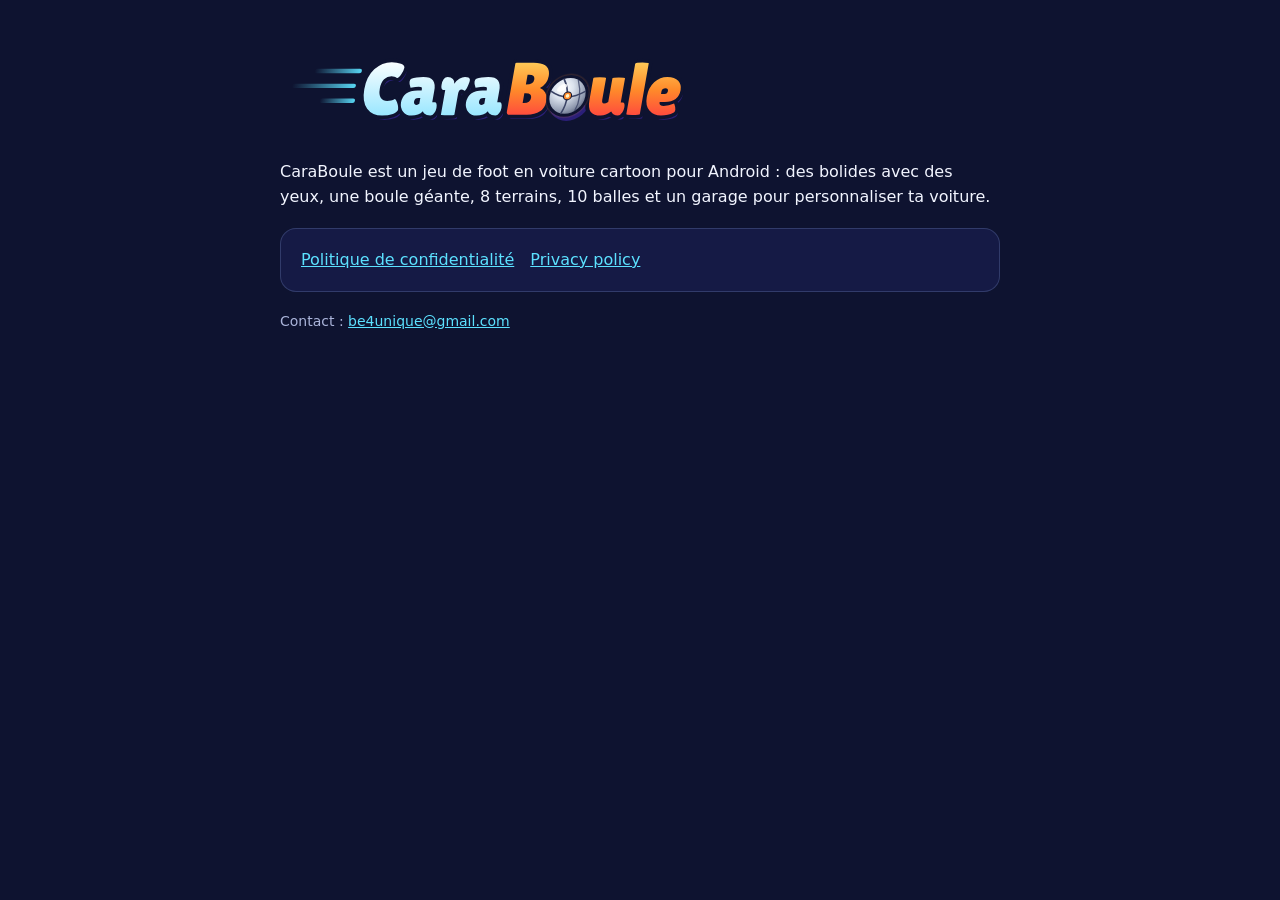
<file: index.html>
<!DOCTYPE html>
<html lang="fr">
<head>
<meta charset="utf-8"><meta name="viewport" content="width=device-width, initial-scale=1">
<title>CaraBoule – foot en voiture cartoon</title>
<link rel="icon" href="icone.png"><link rel="stylesheet" href="style.css">
</head>
<body><main>
<img class="logo" src="logo.svg" alt="CaraBoule">
<p>CaraBoule est un jeu de foot en voiture cartoon pour Android : des bolides avec des yeux, une boule géante, 8 terrains, 10 balles et un garage pour personnaliser ta voiture.</p>
<div class="card">
<nav><a href="confidentialite.html">Politique de confidentialité</a><a href="confidentialite.html#en">Privacy policy</a></nav>
</div>
<p class="muted">Contact : <a href="mailto:be4unique@gmail.com">be4unique@gmail.com</a></p>
</main></body></html>
</file>
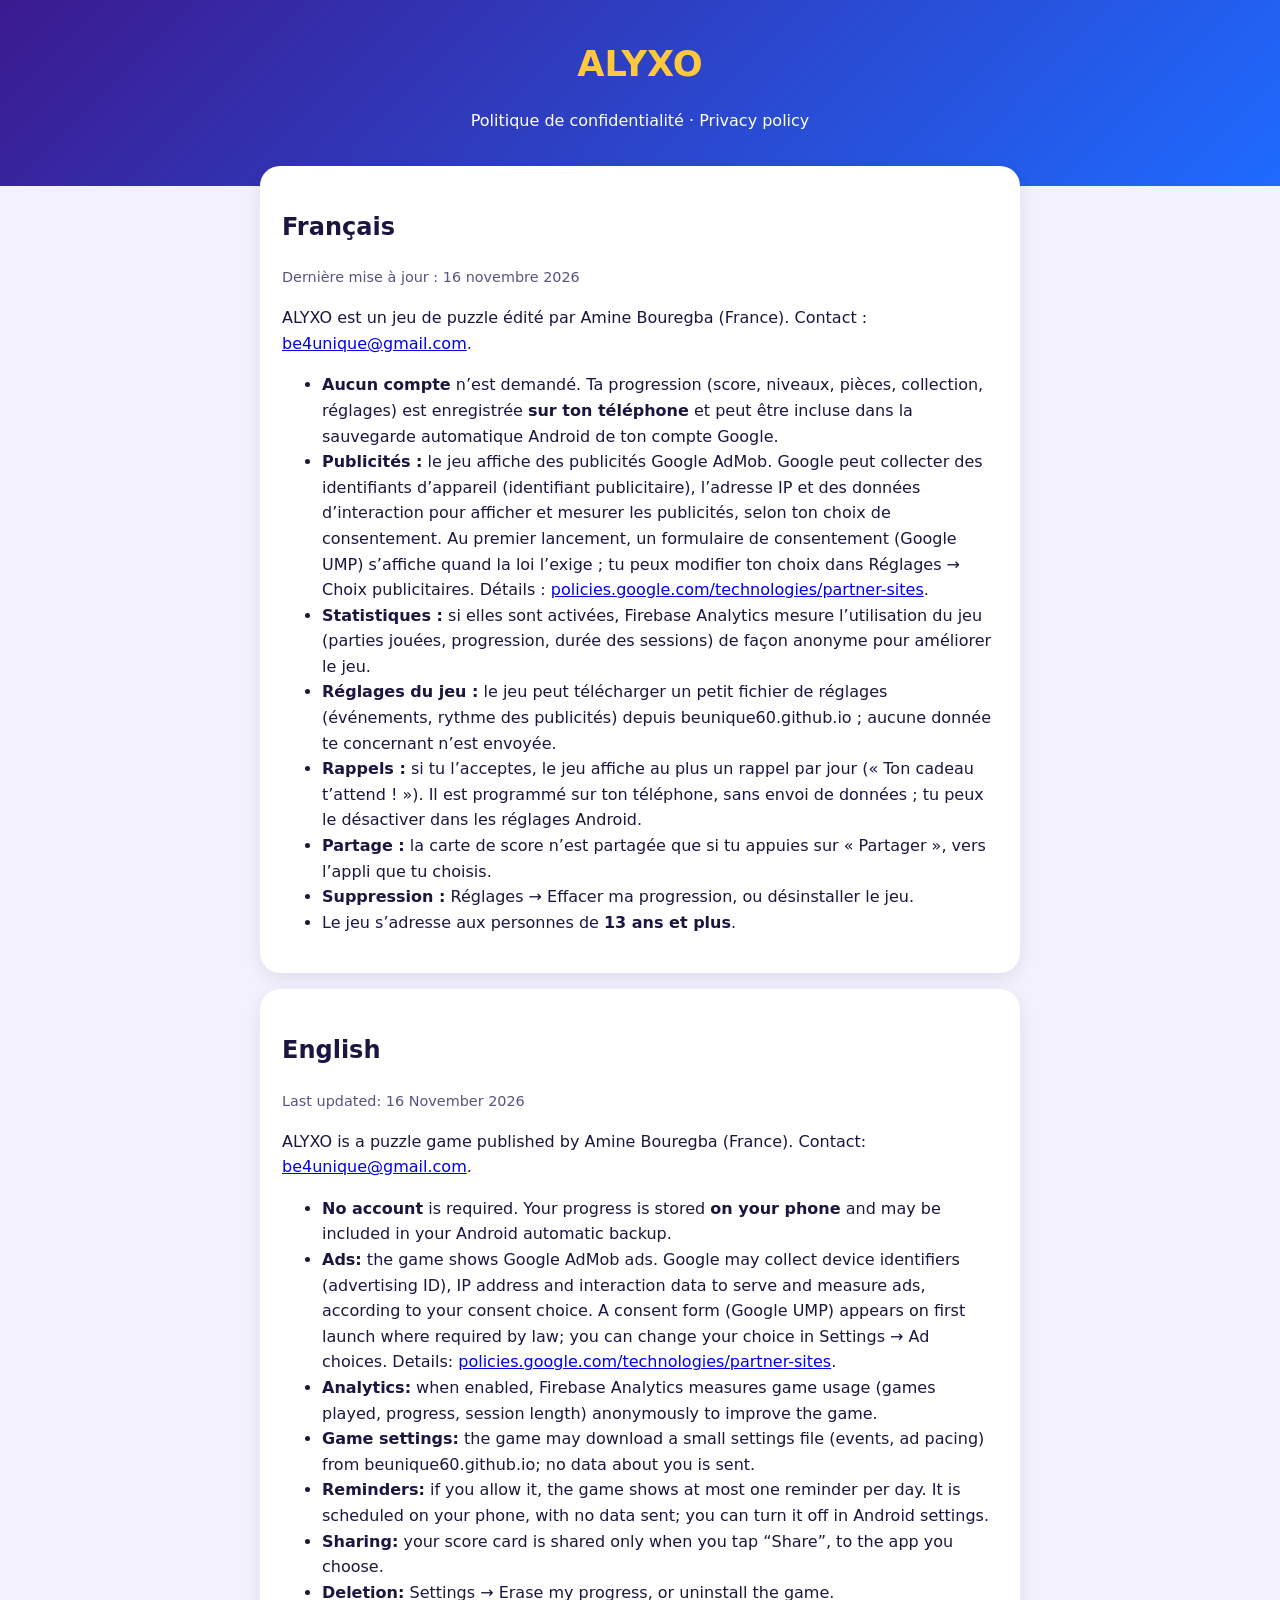
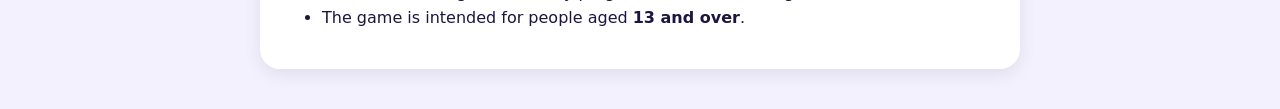
<file: alyxo-confidentialite.html>
<!DOCTYPE html>
<html lang="fr"><head><meta charset="utf-8"><meta name="viewport" content="width=device-width, initial-scale=1">
<title>ALYXO — Politique de confidentialité / Privacy policy</title>
<style>
:root{color-scheme:light dark;--bg:#F4F1FF;--card:#fff;--ink:#1E1440;--soft:#5A5280}
@media (prefers-color-scheme:dark){:root{--bg:#140A38;--card:#24105E;--ink:#FFF7E8;--soft:#C9BEF2}}
body{margin:0;font-family:system-ui,-apple-system,"Segoe UI",Roboto,sans-serif;background:var(--bg);color:var(--ink);line-height:1.6}
header{background:linear-gradient(135deg,#3B1A8F,#1E6BFF);color:#fff;text-align:center;padding:36px 16px}
header h1{margin:0;font-size:2.2rem;color:#FFC83D}
main{max-width:760px;margin:-20px auto 40px;padding:0 16px}
section{background:var(--card);border-radius:20px;padding:22px;margin-bottom:16px;box-shadow:0 6px 18px rgba(0,0,0,.08)}
.muted{color:var(--soft);font-size:.9rem}
</style></head><body>
<header><h1>ALYXO</h1><p>Politique de confidentialité · Privacy policy</p></header>
<main>
<section><h2>Français</h2><p class="muted">Dernière mise à jour : 16 novembre 2026</p>
<p>ALYXO est un jeu de puzzle édité par Amine Bouregba (France). Contact : <a href="mailto:be4unique@gmail.com">be4unique@gmail.com</a>.</p>
<ul>
<li><b>Aucun compte</b> n’est demandé. Ta progression (score, niveaux, pièces, collection, réglages) est enregistrée <b>sur ton téléphone</b> et peut être incluse dans la sauvegarde automatique Android de ton compte Google.</li>
<li><b>Publicités :</b> le jeu affiche des publicités Google AdMob. Google peut collecter des identifiants d’appareil (identifiant publicitaire), l’adresse IP et des données d’interaction pour afficher et mesurer les publicités, selon ton choix de consentement. Au premier lancement, un formulaire de consentement (Google UMP) s’affiche quand la loi l’exige ; tu peux modifier ton choix dans Réglages → Choix publicitaires. Détails : <a href="https://policies.google.com/technologies/partner-sites">policies.google.com/technologies/partner-sites</a>.</li>
<li><b>Statistiques :</b> si elles sont activées, Firebase Analytics mesure l’utilisation du jeu (parties jouées, progression, durée des sessions) de façon anonyme pour améliorer le jeu.</li>
<li><b>Réglages du jeu :</b> le jeu peut télécharger un petit fichier de réglages (événements, rythme des publicités) depuis beunique60.github.io ; aucune donnée te concernant n’est envoyée.</li>
<li><b>Rappels :</b> si tu l’acceptes, le jeu affiche au plus un rappel par jour (« Ton cadeau t’attend ! »). Il est programmé sur ton téléphone, sans envoi de données ; tu peux le désactiver dans les réglages Android.</li>
<li><b>Partage :</b> la carte de score n’est partagée que si tu appuies sur « Partager », vers l’appli que tu choisis.</li>
<li><b>Suppression :</b> Réglages → Effacer ma progression, ou désinstaller le jeu.</li>
<li>Le jeu s’adresse aux personnes de <b>13 ans et plus</b>.</li>
</ul></section>
<section lang="en"><h2>English</h2><p class="muted">Last updated: 16 November 2026</p>
<p>ALYXO is a puzzle game published by Amine Bouregba (France). Contact: <a href="mailto:be4unique@gmail.com">be4unique@gmail.com</a>.</p>
<ul>
<li><b>No account</b> is required. Your progress is stored <b>on your phone</b> and may be included in your Android automatic backup.</li>
<li><b>Ads:</b> the game shows Google AdMob ads. Google may collect device identifiers (advertising ID), IP address and interaction data to serve and measure ads, according to your consent choice. A consent form (Google UMP) appears on first launch where required by law; you can change your choice in Settings → Ad choices. Details: <a href="https://policies.google.com/technologies/partner-sites">policies.google.com/technologies/partner-sites</a>.</li>
<li><b>Analytics:</b> when enabled, Firebase Analytics measures game usage (games played, progress, session length) anonymously to improve the game.</li>
<li><b>Game settings:</b> the game may download a small settings file (events, ad pacing) from beunique60.github.io; no data about you is sent.</li>
<li><b>Reminders:</b> if you allow it, the game shows at most one reminder per day. It is scheduled on your phone, with no data sent; you can turn it off in Android settings.</li>
<li><b>Sharing:</b> your score card is shared only when you tap “Share”, to the app you choose.</li>
<li><b>Deletion:</b> Settings → Erase my progress, or uninstall the game.</li>
<li>The game is intended for people aged <b>13 and over</b>.</li>
</ul></section>
</main></body></html>
</file>
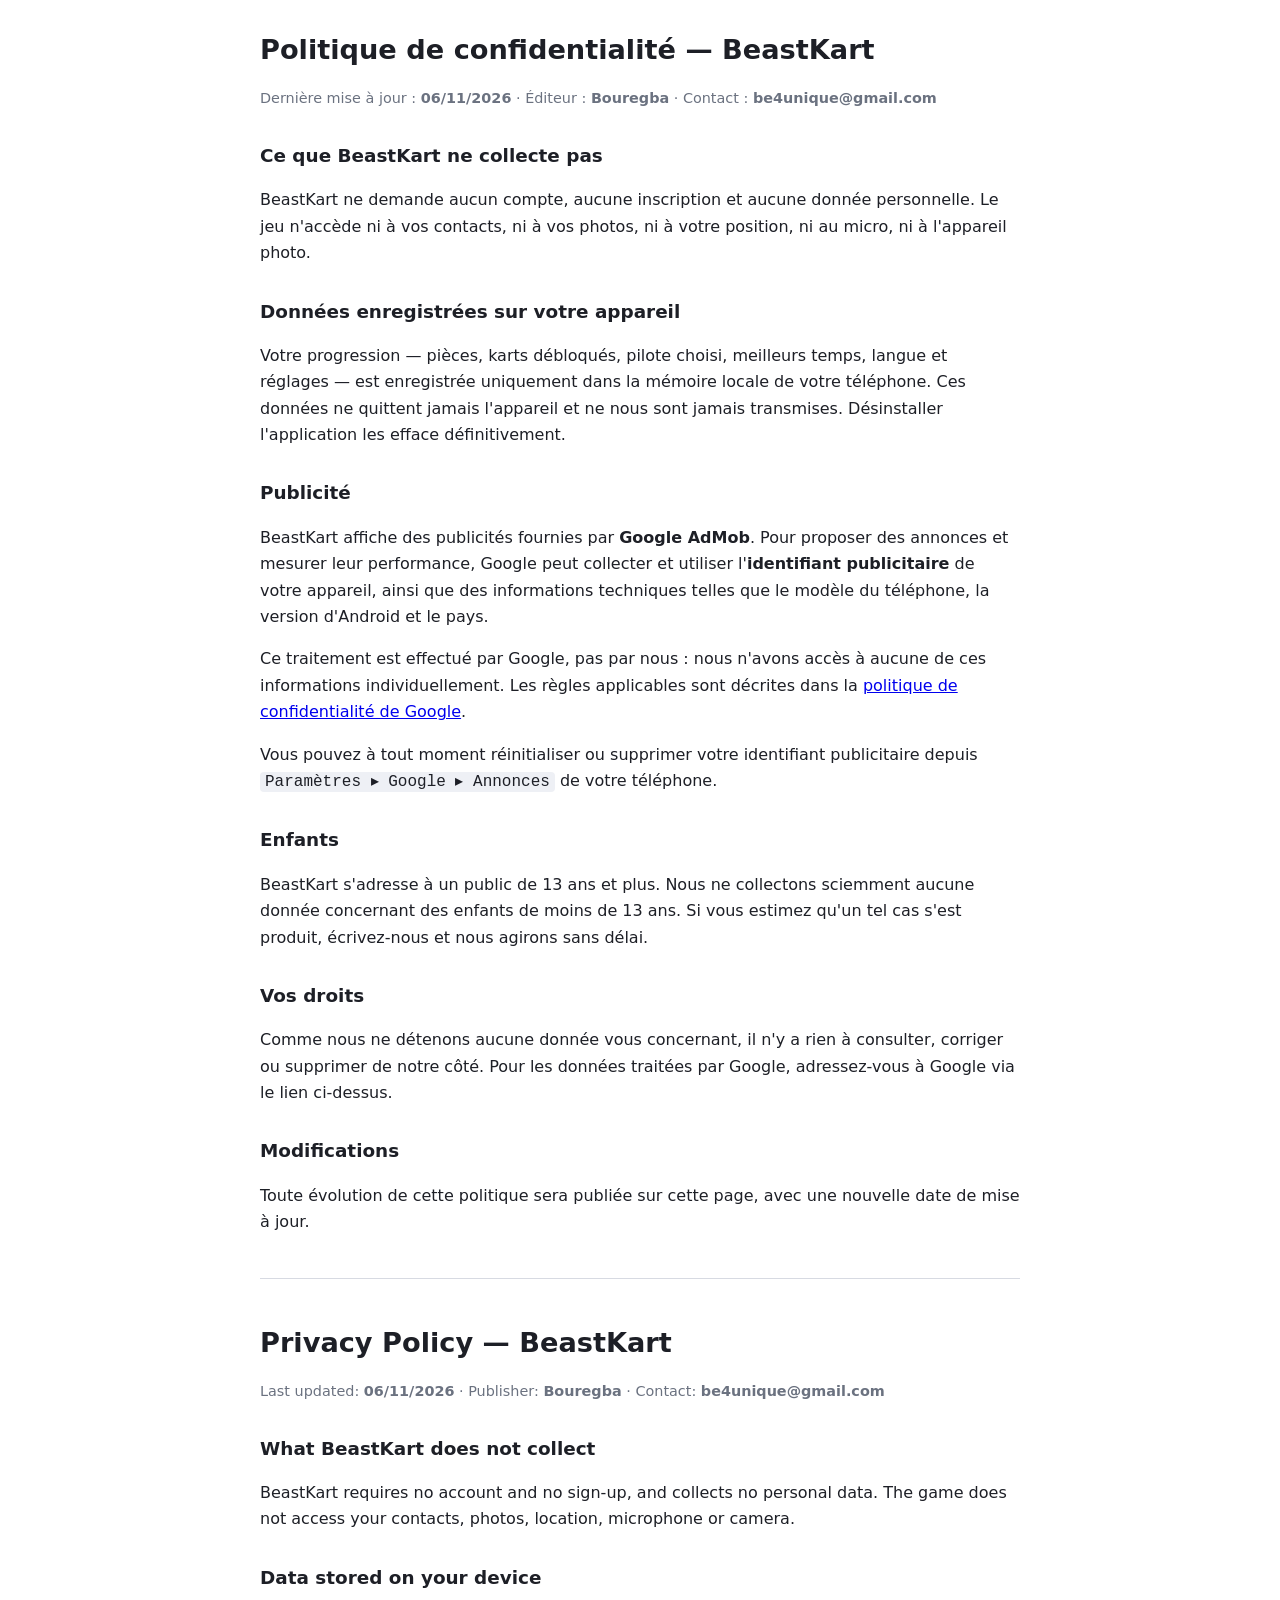
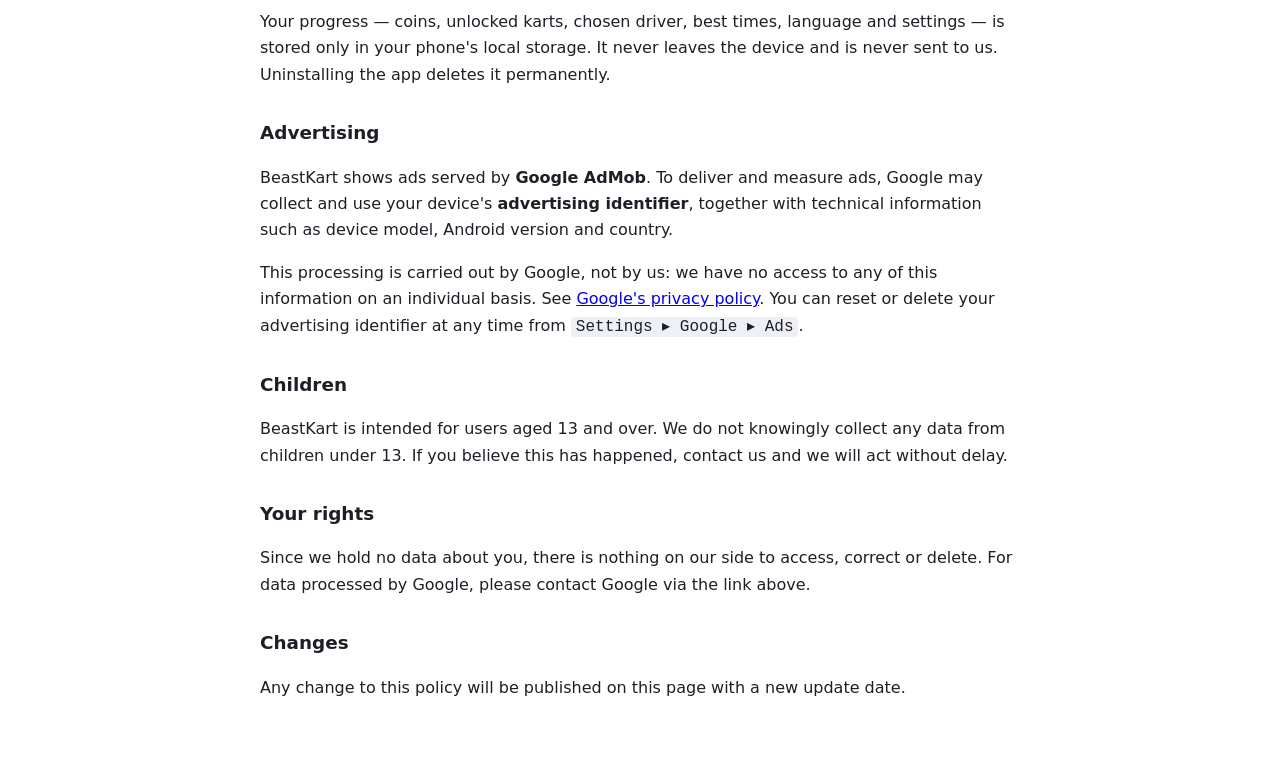
<file: beastkart-privacy.html>
<!doctype html>
<html lang="fr">
<head>
<meta charset="utf-8">
<meta name="viewport" content="width=device-width, initial-scale=1">
<title>BeastKart — Politique de confidentialité</title>
<style>
:root{color-scheme:light dark}
body{margin:0;padding:28px 18px 60px;font:16px/1.65 system-ui,-apple-system,"Segoe UI",sans-serif;
     max-width:760px;margin-inline:auto;background:#fff;color:#1d1f26}
@media (prefers-color-scheme:dark){body{background:#14151b;color:#e7e9ef}a{color:#8fd0ff}}
h1{font-size:1.7rem;margin:0 0 4px} h2{font-size:1.15rem;margin:30px 0 8px}
.maj{color:#6b7280;font-size:.9rem;margin-bottom:26px}
hr{border:0;border-top:1px solid #d7dae2;margin:42px 0}
code{background:#eef0f5;padding:1px 5px;border-radius:4px}
@media (prefers-color-scheme:dark){code{background:#262a33}hr{border-color:#2d313c}}
</style>
</head>
<body>

<h1>Politique de confidentialité — BeastKart</h1>
<p class="maj">Dernière mise à jour : <strong>06/11/2026</strong> · Éditeur : <strong>Bouregba</strong> · Contact : <strong>be4unique@gmail.com</strong></p>

<h2>Ce que BeastKart ne collecte pas</h2>
<p>BeastKart ne demande aucun compte, aucune inscription et aucune donnée personnelle.
Le jeu n'accède ni à vos contacts, ni à vos photos, ni à votre position, ni au micro,
ni à l'appareil photo.</p>

<h2>Données enregistrées sur votre appareil</h2>
<p>Votre progression — pièces, karts débloqués, pilote choisi, meilleurs temps, langue et
réglages — est enregistrée uniquement dans la mémoire locale de votre téléphone. Ces
données ne quittent jamais l'appareil et ne nous sont jamais transmises. Désinstaller
l'application les efface définitivement.</p>

<h2>Publicité</h2>
<p>BeastKart affiche des publicités fournies par <strong>Google AdMob</strong>. Pour
proposer des annonces et mesurer leur performance, Google peut collecter et utiliser
l'<strong>identifiant publicitaire</strong> de votre appareil, ainsi que des informations
techniques telles que le modèle du téléphone, la version d'Android et le pays.</p>
<p>Ce traitement est effectué par Google, pas par nous : nous n'avons accès à aucune de
ces informations individuellement. Les règles applicables sont décrites dans la
<a href="https://policies.google.com/technologies/partner-sites">politique de
confidentialité de Google</a>.</p>
<p>Vous pouvez à tout moment réinitialiser ou supprimer votre identifiant publicitaire
depuis <code>Paramètres ▸ Google ▸ Annonces</code> de votre téléphone.</p>

<h2>Enfants</h2>
<p>BeastKart s'adresse à un public de 13 ans et plus. Nous ne collectons sciemment aucune
donnée concernant des enfants de moins de 13 ans. Si vous estimez qu'un tel cas s'est
produit, écrivez-nous et nous agirons sans délai.</p>

<h2>Vos droits</h2>
<p>Comme nous ne détenons aucune donnée vous concernant, il n'y a rien à consulter,
corriger ou supprimer de notre côté. Pour les données traitées par Google, adressez-vous
à Google via le lien ci-dessus.</p>

<h2>Modifications</h2>
<p>Toute évolution de cette politique sera publiée sur cette page, avec une nouvelle date
de mise à jour.</p>

<hr>

<h1>Privacy Policy — BeastKart</h1>
<p class="maj">Last updated: <strong>06/11/2026</strong> · Publisher: <strong>Bouregba</strong> · Contact: <strong>be4unique@gmail.com</strong></p>

<h2>What BeastKart does not collect</h2>
<p>BeastKart requires no account and no sign-up, and collects no personal data. The game
does not access your contacts, photos, location, microphone or camera.</p>

<h2>Data stored on your device</h2>
<p>Your progress — coins, unlocked karts, chosen driver, best times, language and settings
— is stored only in your phone's local storage. It never leaves the device and is never
sent to us. Uninstalling the app deletes it permanently.</p>

<h2>Advertising</h2>
<p>BeastKart shows ads served by <strong>Google AdMob</strong>. To deliver and measure
ads, Google may collect and use your device's <strong>advertising identifier</strong>,
together with technical information such as device model, Android version and country.</p>
<p>This processing is carried out by Google, not by us: we have no access to any of this
information on an individual basis. See
<a href="https://policies.google.com/technologies/partner-sites">Google's privacy
policy</a>. You can reset or delete your advertising identifier at any time from
<code>Settings ▸ Google ▸ Ads</code>.</p>

<h2>Children</h2>
<p>BeastKart is intended for users aged 13 and over. We do not knowingly collect any data
from children under 13. If you believe this has happened, contact us and we will act
without delay.</p>

<h2>Your rights</h2>
<p>Since we hold no data about you, there is nothing on our side to access, correct or
delete. For data processed by Google, please contact Google via the link above.</p>

<h2>Changes</h2>
<p>Any change to this policy will be published on this page with a new update date.</p>

</body>
</html>
</file>
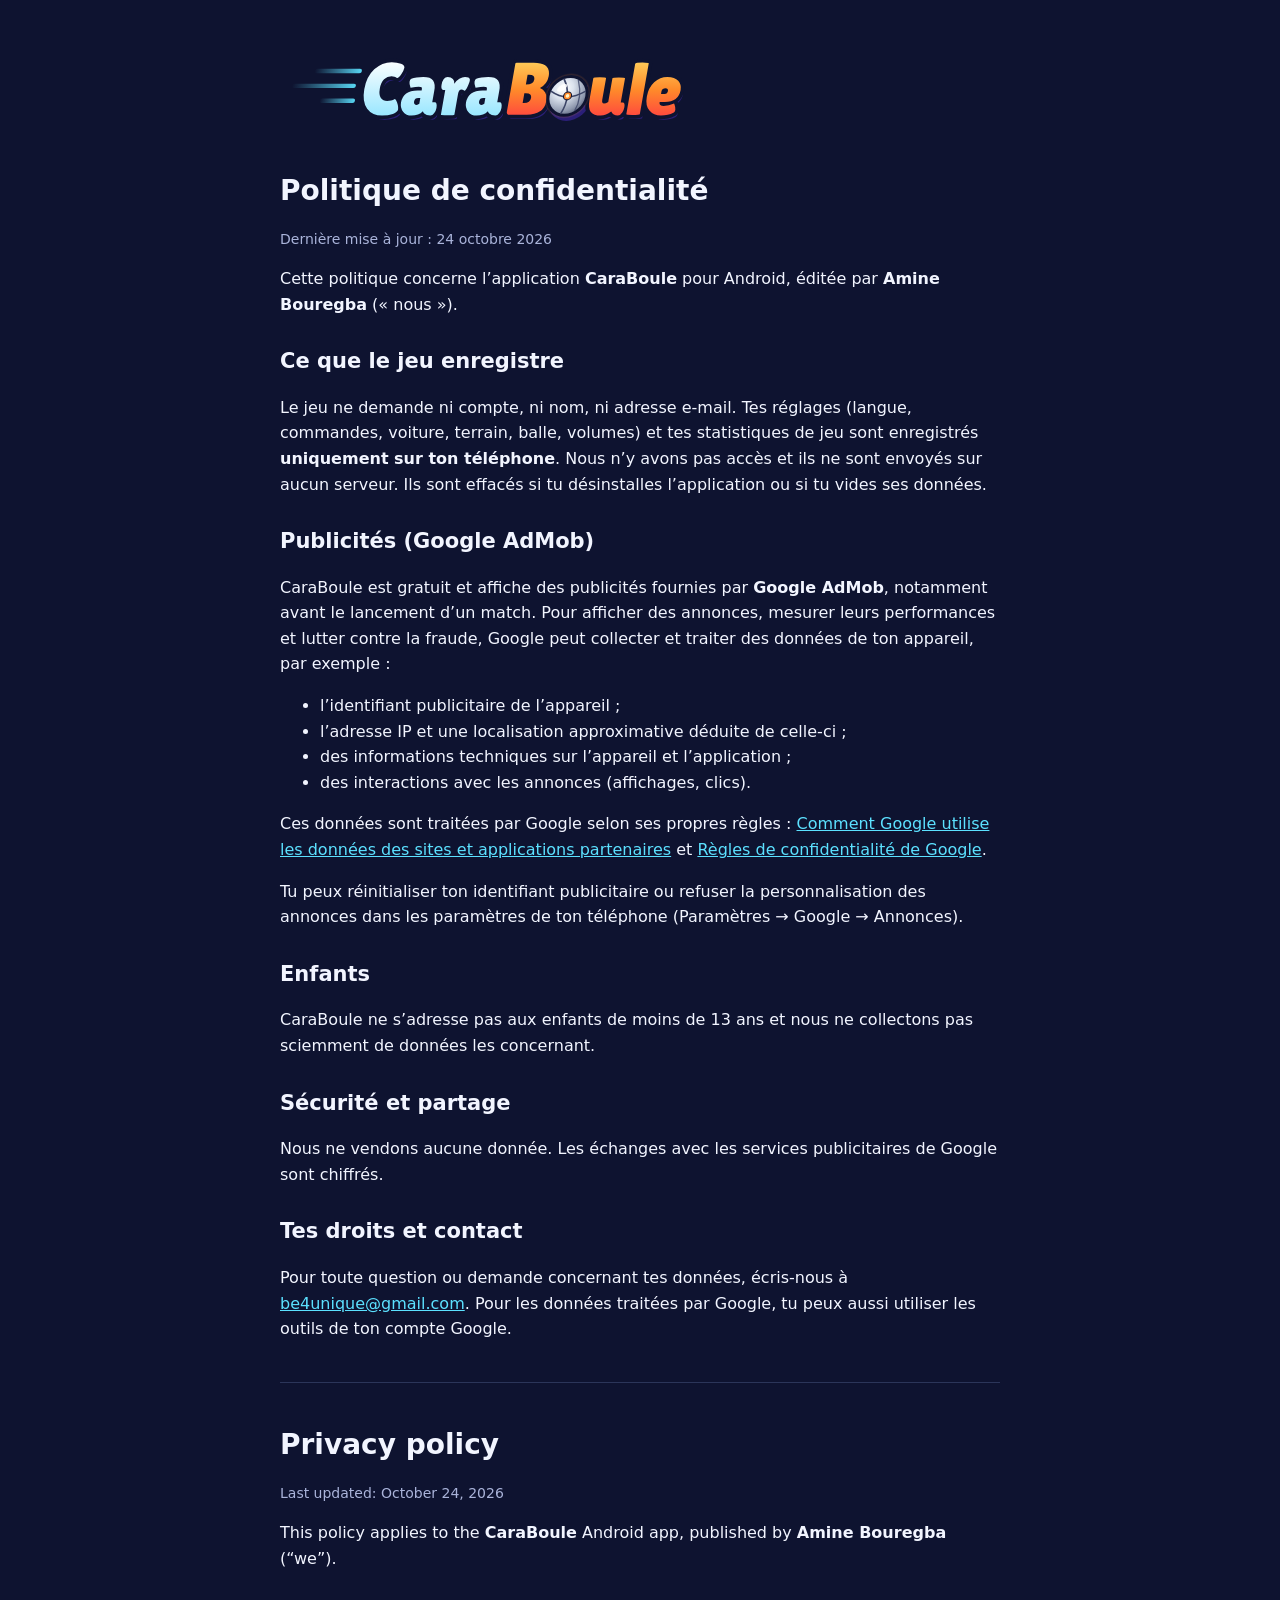
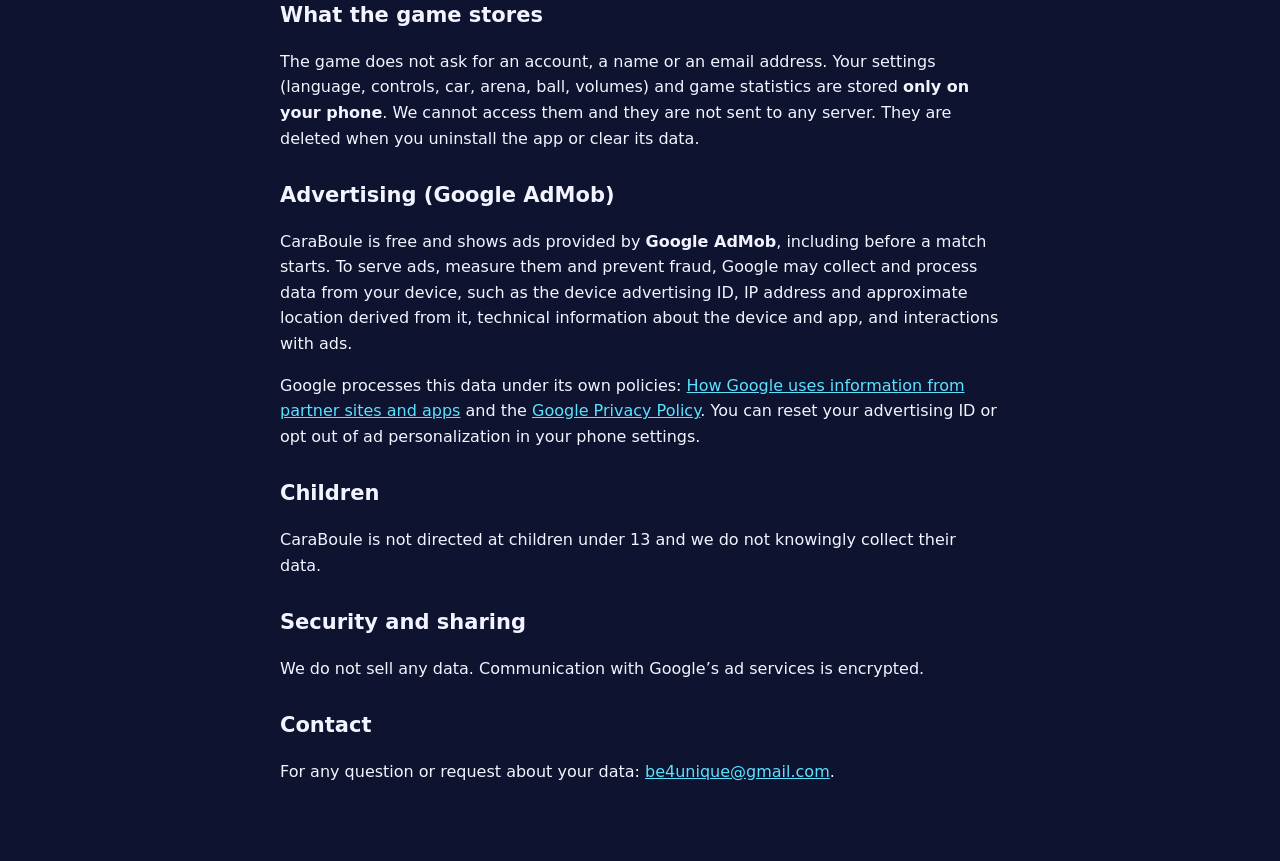
<file: confidentialite.html>
<!DOCTYPE html>
<html lang="fr">
<head>
<meta charset="utf-8"><meta name="viewport" content="width=device-width, initial-scale=1">
<title>CaraBoule – Politique de confidentialité / Privacy policy</title>
<link rel="icon" href="icone.png"><link rel="stylesheet" href="style.css">
</head>
<body><main>
<a href="index.html"><img class="logo" src="logo.svg" alt="CaraBoule"></a>

<h1>Politique de confidentialité</h1>
<p class="muted">Dernière mise à jour : 24 octobre 2026</p>
<p>Cette politique concerne l’application <strong>CaraBoule</strong> pour Android, éditée par <strong>Amine Bouregba</strong> (« nous »).</p>

<h2>Ce que le jeu enregistre</h2>
<p>Le jeu ne demande ni compte, ni nom, ni adresse e-mail. Tes réglages (langue, commandes, voiture, terrain, balle, volumes) et tes statistiques de jeu sont enregistrés <strong>uniquement sur ton téléphone</strong>. Nous n’y avons pas accès et ils ne sont envoyés sur aucun serveur. Ils sont effacés si tu désinstalles l’application ou si tu vides ses données.</p>

<h2>Publicités (Google AdMob)</h2>
<p>CaraBoule est gratuit et affiche des publicités fournies par <strong>Google AdMob</strong>, notamment avant le lancement d’un match. Pour afficher des annonces, mesurer leurs performances et lutter contre la fraude, Google peut collecter et traiter des données de ton appareil, par exemple :</p>
<ul>
<li>l’identifiant publicitaire de l’appareil ;</li>
<li>l’adresse IP et une localisation approximative déduite de celle-ci ;</li>
<li>des informations techniques sur l’appareil et l’application ;</li>
<li>des interactions avec les annonces (affichages, clics).</li>
</ul>
<p>Ces données sont traitées par Google selon ses propres règles : <a href="https://policies.google.com/technologies/partner-sites">Comment Google utilise les données des sites et applications partenaires</a> et <a href="https://policies.google.com/privacy">Règles de confidentialité de Google</a>.</p>
<p>Tu peux réinitialiser ton identifiant publicitaire ou refuser la personnalisation des annonces dans les paramètres de ton téléphone (Paramètres → Google → Annonces).</p>

<h2>Enfants</h2>
<p>CaraBoule ne s’adresse pas aux enfants de moins de 13 ans et nous ne collectons pas sciemment de données les concernant.</p>

<h2>Sécurité et partage</h2>
<p>Nous ne vendons aucune donnée. Les échanges avec les services publicitaires de Google sont chiffrés.</p>

<h2>Tes droits et contact</h2>
<p>Pour toute question ou demande concernant tes données, écris-nous à <a href="mailto:be4unique@gmail.com">be4unique@gmail.com</a>. Pour les données traitées par Google, tu peux aussi utiliser les outils de ton compte Google.</p>

<hr id="en">

<h1>Privacy policy</h1>
<p class="muted">Last updated: October 24, 2026</p>
<p>This policy applies to the <strong>CaraBoule</strong> Android app, published by <strong>Amine Bouregba</strong> (“we”).</p>
<h2>What the game stores</h2>
<p>The game does not ask for an account, a name or an email address. Your settings (language, controls, car, arena, ball, volumes) and game statistics are stored <strong>only on your phone</strong>. We cannot access them and they are not sent to any server. They are deleted when you uninstall the app or clear its data.</p>
<h2>Advertising (Google AdMob)</h2>
<p>CaraBoule is free and shows ads provided by <strong>Google AdMob</strong>, including before a match starts. To serve ads, measure them and prevent fraud, Google may collect and process data from your device, such as the device advertising ID, IP address and approximate location derived from it, technical information about the device and app, and interactions with ads.</p>
<p>Google processes this data under its own policies: <a href="https://policies.google.com/technologies/partner-sites">How Google uses information from partner sites and apps</a> and the <a href="https://policies.google.com/privacy">Google Privacy Policy</a>. You can reset your advertising ID or opt out of ad personalization in your phone settings.</p>
<h2>Children</h2>
<p>CaraBoule is not directed at children under 13 and we do not knowingly collect their data.</p>
<h2>Security and sharing</h2>
<p>We do not sell any data. Communication with Google’s ad services is encrypted.</p>
<h2>Contact</h2>
<p>For any question or request about your data: <a href="mailto:be4unique@gmail.com">be4unique@gmail.com</a>.</p>
</main></body></html>
</file>
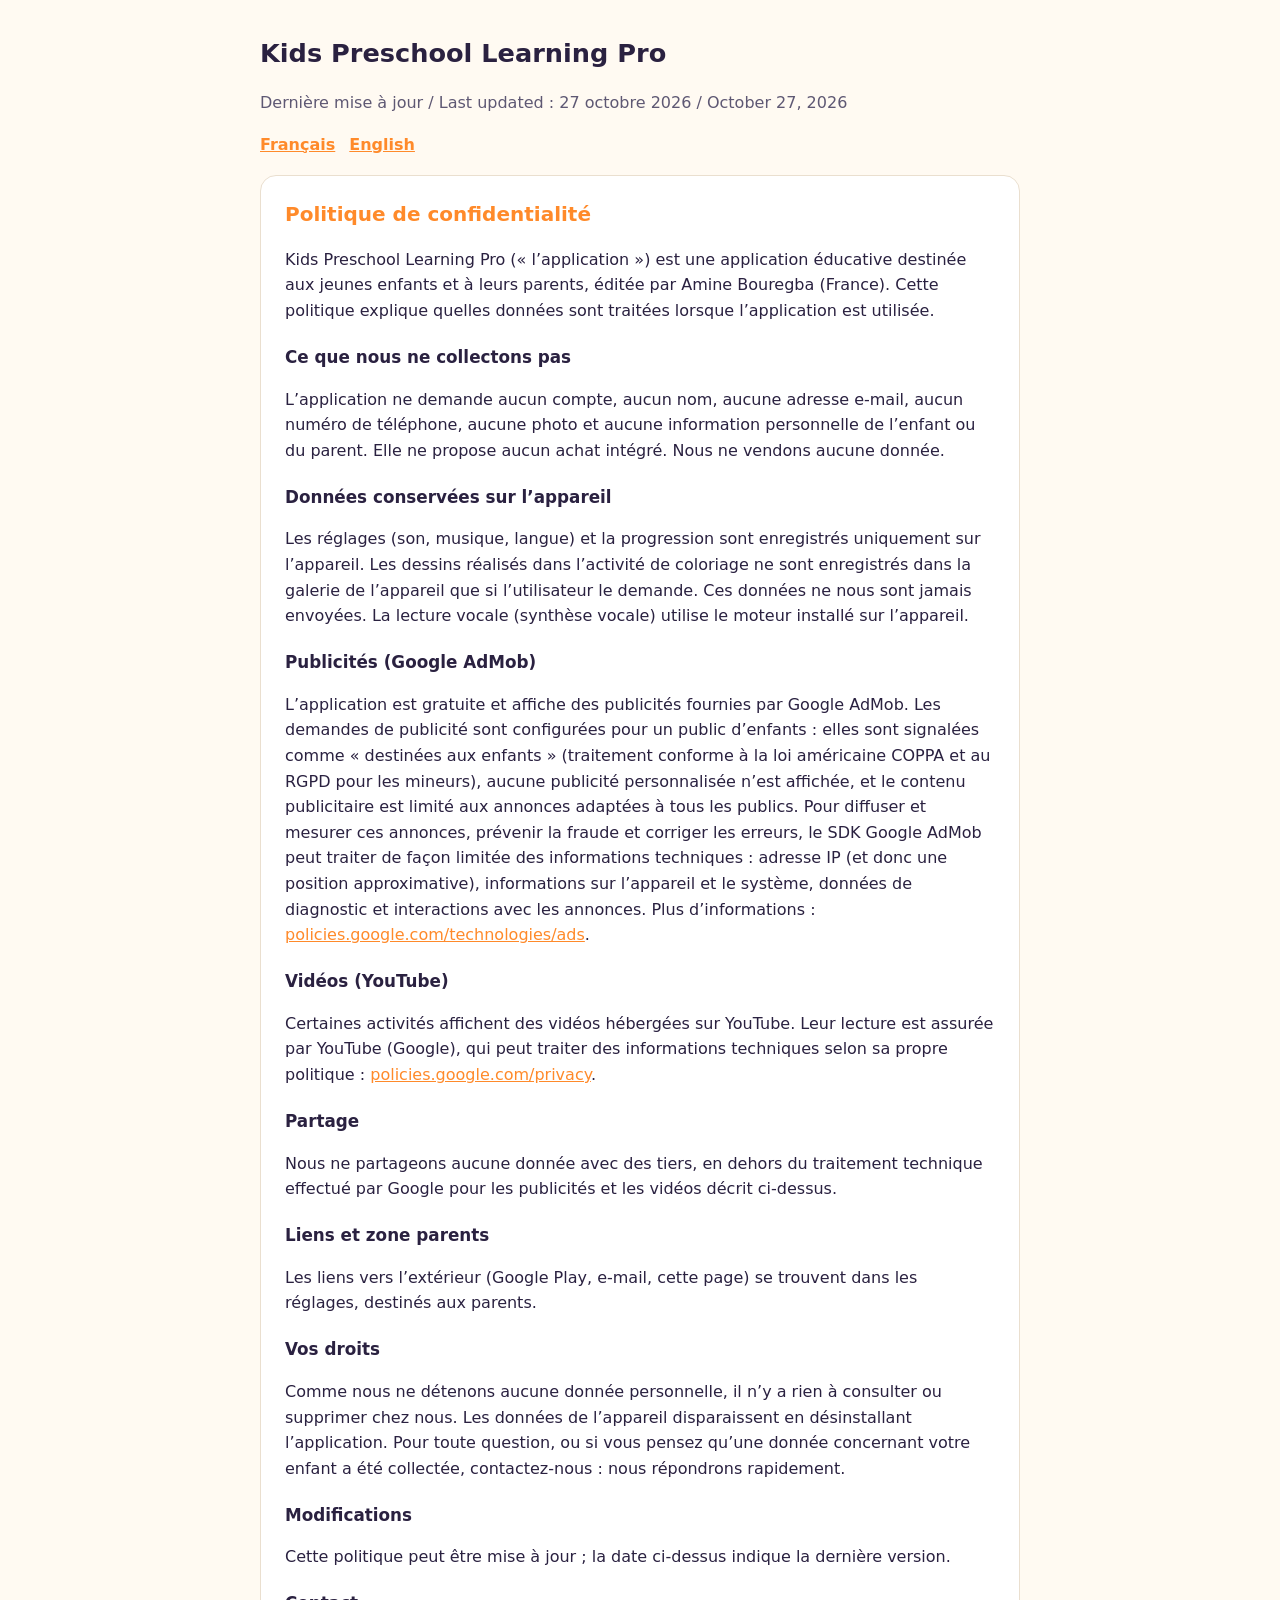
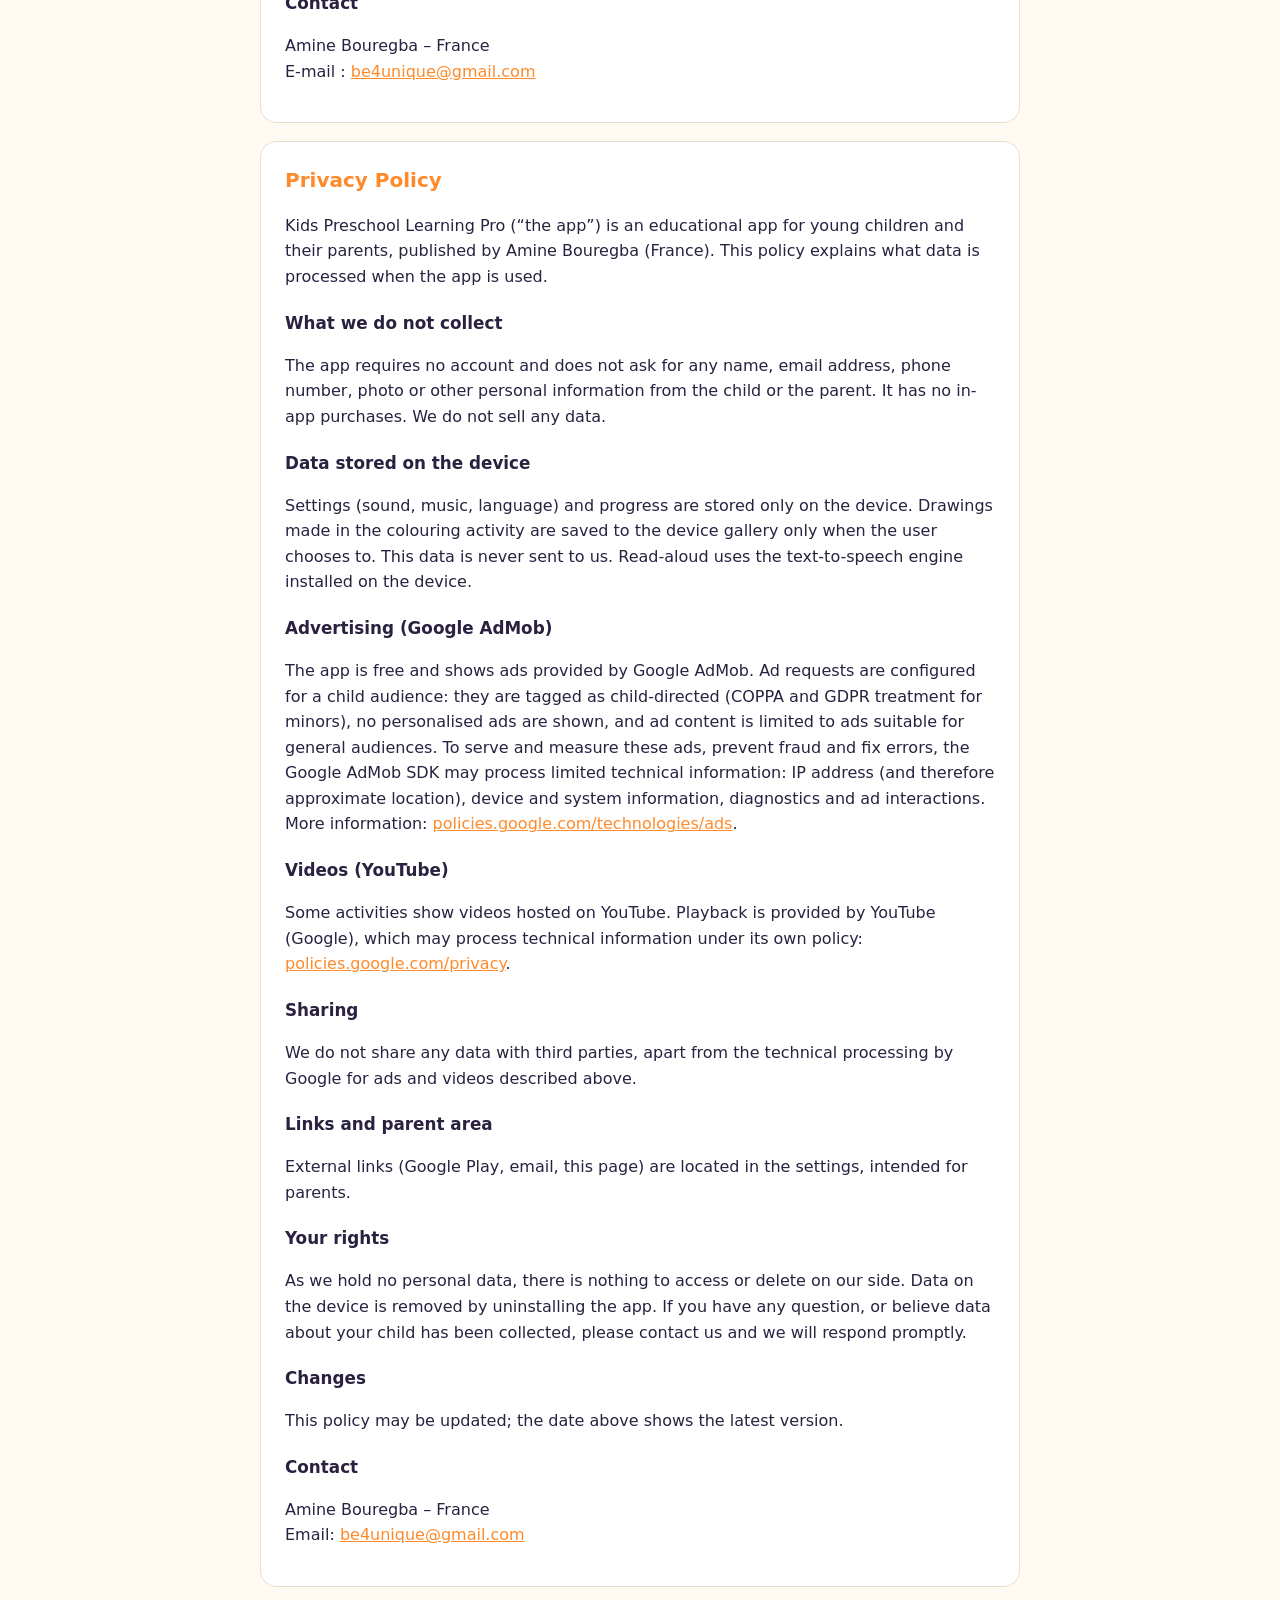
<file: kids-preschool-confidentialite.html>
<!DOCTYPE html>
<html lang="fr">
<head>
<meta charset="utf-8">
<meta name="viewport" content="width=device-width, initial-scale=1">
<title>Kids Preschool Learning Pro – Politique de confidentialité / Privacy Policy</title>
<style>
  :root{--bg:#fffaf2;--card:#ffffff;--ink:#2a2140;--muted:#5e5873;--accent:#ff8a2a;--line:#eadfcf}
  @media (prefers-color-scheme: dark){:root{--bg:#16131f;--card:#211c2e;--ink:#f1ecf9;--muted:#b9b1c9;--accent:#ffb067;--line:#3a3250}}
  body{margin:0;background:var(--bg);color:var(--ink);font:16px/1.6 system-ui,-apple-system,"Segoe UI",Roboto,sans-serif}
  main{max-width:760px;margin:0 auto;padding:28px 18px 60px}
  .card{background:var(--card);border:1px solid var(--line);border-radius:16px;padding:22px 24px;margin:18px 0}
  h1{font-size:1.6rem;margin:.2em 0}
  h2{font-size:1.25rem;color:var(--accent);margin-top:0}
  h3{font-size:1.05rem;margin:1.2em 0 .3em}
  p,li{color:var(--ink)} small,.muted{color:var(--muted)}
  nav a{color:var(--accent);font-weight:600;margin-right:14px}
  a{color:var(--accent)}
</style>
</head>
<body>
<main>
  <h1>Kids Preschool Learning Pro</h1>
  <p class="muted">Dernière mise à jour / Last updated : 27 octobre 2026 / October 27, 2026</p>
  <nav><a href="#fr">Français</a><a href="#en">English</a></nav>

  <section class="card" id="fr">
    <h2>Politique de confidentialité</h2>
    <p>Kids Preschool Learning Pro (« l’application ») est une application éducative destinée aux jeunes enfants et à leurs parents, éditée par Amine Bouregba (France). Cette politique explique quelles données sont traitées lorsque l’application est utilisée.</p>

    <h3>Ce que nous ne collectons pas</h3>
    <p>L’application ne demande aucun compte, aucun nom, aucune adresse e-mail, aucun numéro de téléphone, aucune photo et aucune information personnelle de l’enfant ou du parent. Elle ne propose aucun achat intégré. Nous ne vendons aucune donnée.</p>

    <h3>Données conservées sur l’appareil</h3>
    <p>Les réglages (son, musique, langue) et la progression sont enregistrés uniquement sur l’appareil. Les dessins réalisés dans l’activité de coloriage ne sont enregistrés dans la galerie de l’appareil que si l’utilisateur le demande. Ces données ne nous sont jamais envoyées. La lecture vocale (synthèse vocale) utilise le moteur installé sur l’appareil.</p>

    <h3>Publicités (Google AdMob)</h3>
    <p>L’application est gratuite et affiche des publicités fournies par Google AdMob. Les demandes de publicité sont configurées pour un public d’enfants : elles sont signalées comme « destinées aux enfants » (traitement conforme à la loi américaine COPPA et au RGPD pour les mineurs), aucune publicité personnalisée n’est affichée, et le contenu publicitaire est limité aux annonces adaptées à tous les publics. Pour diffuser et mesurer ces annonces, prévenir la fraude et corriger les erreurs, le SDK Google AdMob peut traiter de façon limitée des informations techniques : adresse IP (et donc une position approximative), informations sur l’appareil et le système, données de diagnostic et interactions avec les annonces. Plus d’informations : <a href="https://policies.google.com/technologies/ads">policies.google.com/technologies/ads</a>.</p>

    <h3>Vidéos (YouTube)</h3>
    <p>Certaines activités affichent des vidéos hébergées sur YouTube. Leur lecture est assurée par YouTube (Google), qui peut traiter des informations techniques selon sa propre politique : <a href="https://policies.google.com/privacy">policies.google.com/privacy</a>.</p>

    <h3>Partage</h3>
    <p>Nous ne partageons aucune donnée avec des tiers, en dehors du traitement technique effectué par Google pour les publicités et les vidéos décrit ci-dessus.</p>

    <h3>Liens et zone parents</h3>
    <p>Les liens vers l’extérieur (Google Play, e-mail, cette page) se trouvent dans les réglages, destinés aux parents.</p>

    <h3>Vos droits</h3>
    <p>Comme nous ne détenons aucune donnée personnelle, il n’y a rien à consulter ou supprimer chez nous. Les données de l’appareil disparaissent en désinstallant l’application. Pour toute question, ou si vous pensez qu’une donnée concernant votre enfant a été collectée, contactez-nous : nous répondrons rapidement.</p>

    <h3>Modifications</h3>
    <p>Cette politique peut être mise à jour ; la date ci-dessus indique la dernière version.</p>

    <h3>Contact</h3>
    <p>Amine Bouregba – France<br>E-mail : <a href="mailto:be4unique@gmail.com">be4unique@gmail.com</a></p>
  </section>

  <section class="card" id="en" lang="en">
    <h2>Privacy Policy</h2>
    <p>Kids Preschool Learning Pro (“the app”) is an educational app for young children and their parents, published by Amine Bouregba (France). This policy explains what data is processed when the app is used.</p>

    <h3>What we do not collect</h3>
    <p>The app requires no account and does not ask for any name, email address, phone number, photo or other personal information from the child or the parent. It has no in-app purchases. We do not sell any data.</p>

    <h3>Data stored on the device</h3>
    <p>Settings (sound, music, language) and progress are stored only on the device. Drawings made in the colouring activity are saved to the device gallery only when the user chooses to. This data is never sent to us. Read-aloud uses the text-to-speech engine installed on the device.</p>

    <h3>Advertising (Google AdMob)</h3>
    <p>The app is free and shows ads provided by Google AdMob. Ad requests are configured for a child audience: they are tagged as child-directed (COPPA and GDPR treatment for minors), no personalised ads are shown, and ad content is limited to ads suitable for general audiences. To serve and measure these ads, prevent fraud and fix errors, the Google AdMob SDK may process limited technical information: IP address (and therefore approximate location), device and system information, diagnostics and ad interactions. More information: <a href="https://policies.google.com/technologies/ads">policies.google.com/technologies/ads</a>.</p>

    <h3>Videos (YouTube)</h3>
    <p>Some activities show videos hosted on YouTube. Playback is provided by YouTube (Google), which may process technical information under its own policy: <a href="https://policies.google.com/privacy">policies.google.com/privacy</a>.</p>

    <h3>Sharing</h3>
    <p>We do not share any data with third parties, apart from the technical processing by Google for ads and videos described above.</p>

    <h3>Links and parent area</h3>
    <p>External links (Google Play, email, this page) are located in the settings, intended for parents.</p>

    <h3>Your rights</h3>
    <p>As we hold no personal data, there is nothing to access or delete on our side. Data on the device is removed by uninstalling the app. If you have any question, or believe data about your child has been collected, please contact us and we will respond promptly.</p>

    <h3>Changes</h3>
    <p>This policy may be updated; the date above shows the latest version.</p>

    <h3>Contact</h3>
    <p>Amine Bouregba – France<br>Email: <a href="mailto:be4unique@gmail.com">be4unique@gmail.com</a></p>
  </section>
</main>
</body>
</html>
</file>
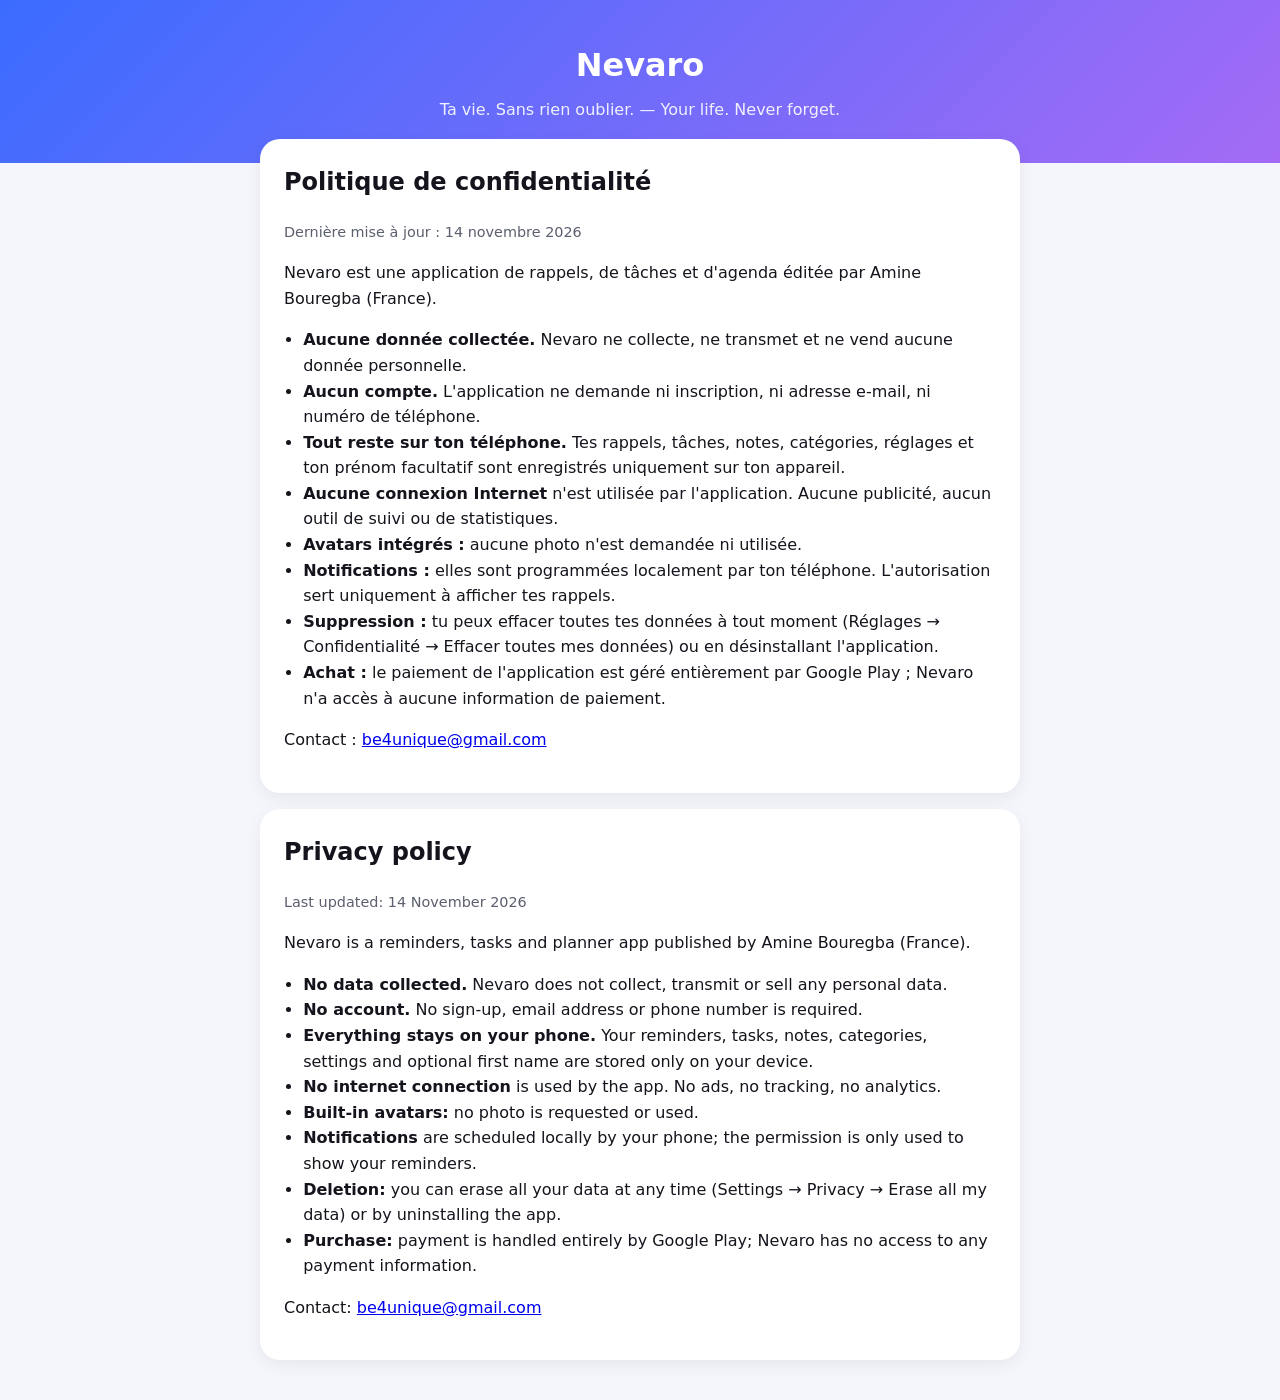
<file: nevaro-confidentialite.html>
<!DOCTYPE html>
<html lang="fr">
<head>
<meta charset="utf-8">
<meta name="viewport" content="width=device-width, initial-scale=1">
<title>Nevaro — Politique de confidentialité / Privacy policy</title>
<style>
  :root { --ink:#15131c; --soft:#5b5f6e; --bg:#f4f6fb; --card:#fff; --brand1:#3B6CFF; --brand2:#A46BF5; color-scheme: light dark; }
  @media (prefers-color-scheme: dark) { :root { --ink:#eceef6; --soft:#a8adbf; --bg:#14151b; --card:#1d1f28; } }
  body { margin:0; font-family: system-ui, -apple-system, "Segoe UI", Roboto, sans-serif; background:var(--bg); color:var(--ink); line-height:1.6; }
  header { background:linear-gradient(135deg,var(--brand1),var(--brand2)); color:#fff; padding:40px 20px; text-align:center; }
  header h1 { margin:0; font-size:2rem; } header p { margin:6px 0 0; opacity:.9; }
  main { max-width:760px; margin:-24px auto 40px; padding:0 16px; }
  section { background:var(--card); border-radius:20px; padding:24px; margin-bottom:16px; box-shadow:0 6px 18px rgba(0,0,0,.06); }
  h2 { margin-top:0; } .muted { color:var(--soft); font-size:.9rem; }
  ul { padding-left:1.2rem; }
</style>
</head>
<body>
<header>
  <h1>Nevaro</h1>
  <p>Ta vie. Sans rien oublier. — Your life. Never forget.</p>
</header>
<main>
<section>
  <h2>Politique de confidentialité</h2>
  <p class="muted">Dernière mise à jour : 14 novembre 2026</p>
  <p>Nevaro est une application de rappels, de tâches et d'agenda éditée par Amine Bouregba (France).</p>
  <ul>
    <li><strong>Aucune donnée collectée.</strong> Nevaro ne collecte, ne transmet et ne vend aucune donnée personnelle.</li>
    <li><strong>Aucun compte.</strong> L'application ne demande ni inscription, ni adresse e-mail, ni numéro de téléphone.</li>
    <li><strong>Tout reste sur ton téléphone.</strong> Tes rappels, tâches, notes, catégories, réglages et ton prénom facultatif sont enregistrés uniquement sur ton appareil.</li>
    <li><strong>Aucune connexion Internet</strong> n'est utilisée par l'application. Aucune publicité, aucun outil de suivi ou de statistiques.</li>
    <li><strong>Avatars intégrés :</strong> aucune photo n'est demandée ni utilisée.</li>
    <li><strong>Notifications :</strong> elles sont programmées localement par ton téléphone. L'autorisation sert uniquement à afficher tes rappels.</li>
    <li><strong>Suppression :</strong> tu peux effacer toutes tes données à tout moment (Réglages → Confidentialité → Effacer toutes mes données) ou en désinstallant l'application.</li>
    <li><strong>Achat :</strong> le paiement de l'application est géré entièrement par Google Play ; Nevaro n'a accès à aucune information de paiement.</li>
  </ul>
  <p>Contact : <a href="mailto:be4unique@gmail.com">be4unique@gmail.com</a></p>
</section>
<section lang="en">
  <h2>Privacy policy</h2>
  <p class="muted">Last updated: 14 November 2026</p>
  <p>Nevaro is a reminders, tasks and planner app published by Amine Bouregba (France).</p>
  <ul>
    <li><strong>No data collected.</strong> Nevaro does not collect, transmit or sell any personal data.</li>
    <li><strong>No account.</strong> No sign-up, email address or phone number is required.</li>
    <li><strong>Everything stays on your phone.</strong> Your reminders, tasks, notes, categories, settings and optional first name are stored only on your device.</li>
    <li><strong>No internet connection</strong> is used by the app. No ads, no tracking, no analytics.</li>
    <li><strong>Built-in avatars:</strong> no photo is requested or used.</li>
    <li><strong>Notifications</strong> are scheduled locally by your phone; the permission is only used to show your reminders.</li>
    <li><strong>Deletion:</strong> you can erase all your data at any time (Settings → Privacy → Erase all my data) or by uninstalling the app.</li>
    <li><strong>Purchase:</strong> payment is handled entirely by Google Play; Nevaro has no access to any payment information.</li>
  </ul>
  <p>Contact: <a href="mailto:be4unique@gmail.com">be4unique@gmail.com</a></p>
</section>
</main>
</body>
</html>
</file>
<file: style.css>
:root{--bg:#0E1330;--panel:#151A45;--text:#F2F5FF;--muted:#AAB4DA;--orange:#FF8A2A;color-scheme:dark}
*{box-sizing:border-box}
body{margin:0;font-family:system-ui,-apple-system,"Segoe UI",Roboto,sans-serif;background:var(--bg);color:var(--text);line-height:1.6}
main{max-width:760px;margin:0 auto;padding:32px 20px 60px}
.logo{width:min(420px,100%);height:auto;display:block;margin:10px 0 18px}
a{color:#5CE1FF}
h1{font-size:28px;margin:28px 0 6px}h2{font-size:21px;margin:28px 0 6px}
p,li{color:var(--text)}.muted{color:var(--muted);font-size:14px}
.card{background:var(--panel);border:1px solid rgba(160,190,255,.2);border-radius:16px;padding:18px 20px;margin:18px 0}
nav a{margin-right:16px}
hr{border:0;border-top:1px solid rgba(160,190,255,.2);margin:40px 0}
</file>
